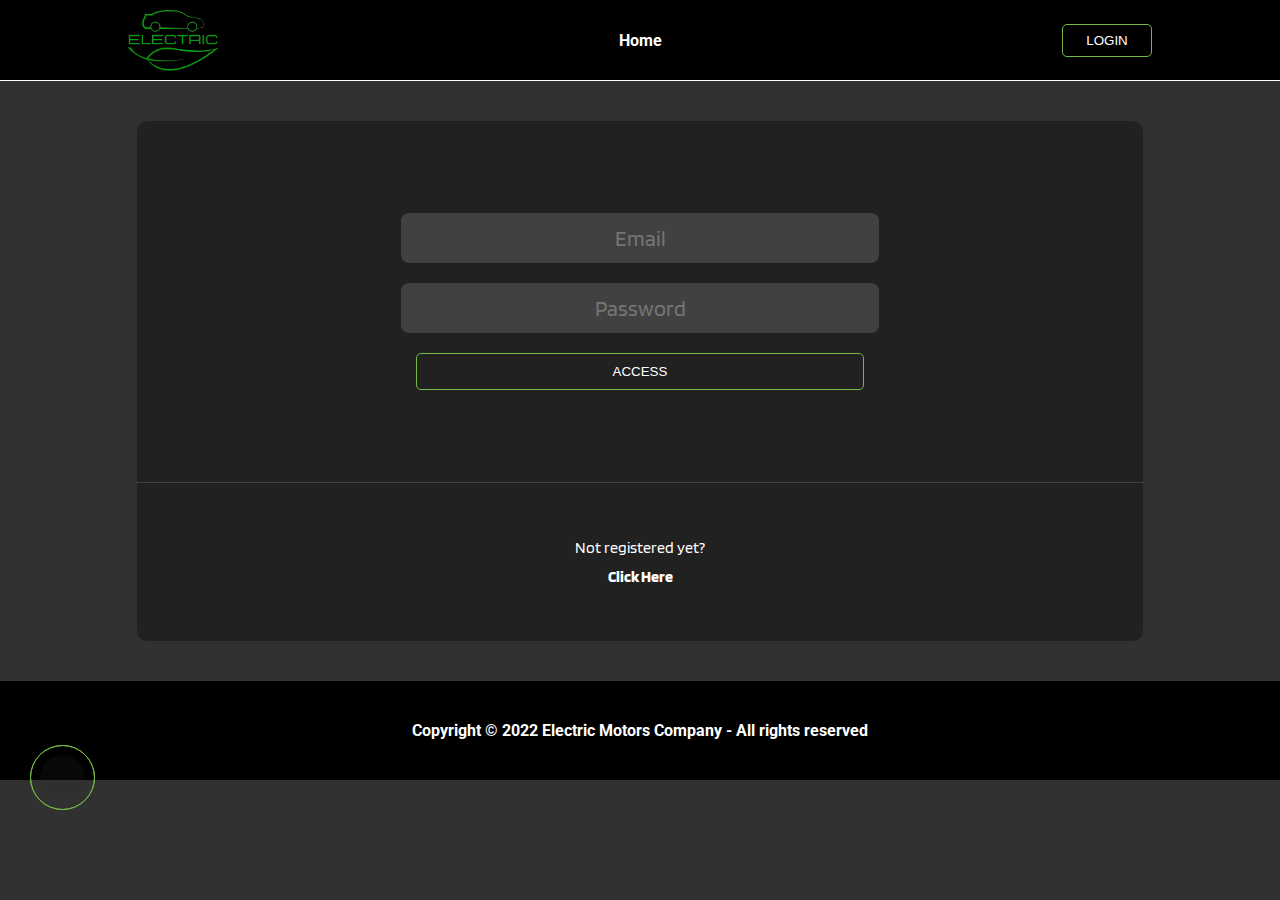
<file: HTML/login.html>
<!DOCTYPE html>
<html lang="en">

    <head>
        <meta charset="UTF-8">
        <meta http-equiv="X-UA-Compatible" content="IE=edge">
        <meta name="viewport" content="width=device-width, initial-scale=1.0">

        <!-- Font Family: Roboto, Michroma, Blinker -->
        <link rel="preconnect" href="https://fonts.googleapis.com">
        <link rel="preconnect" href="https://fonts.gstatic.com" crossorigin>
        <link href="https://fonts.googleapis.com/css2?family=Blinker:wght@200&family=Michroma&family=Roboto&display=swap" rel="stylesheet">        

        <!-- Icons -->
        <link href="https://fonts.googleapis.com/icon?family=Material+Icons+Outlined" rel="stylesheet">

        <title>Login</title>

        <link rel="stylesheet" href="../CSS/login.css"/>
    </head>

    <body>
        <!-- Menu -->
        <header>            
            <nav>
                <img id="logo1" src="../Images/logo.png"/>

                    <ul>
                        <li><a href="../index.html">Home</a></li>
                    </ul>  

                <button class="btnLogin"> LOGIN </button>
            </nav>           
        </header>

        <main>
            <section id="loginSection">
                <form method="get" action="#" id="loginContainer">
                    <input type="email" class="input" placeholder="Email">
                    <input type="password" class="input" placeholder="Password">

                    <input type="submit" value="ACCESS" id="btnAccess">
                </form>

                <div id="registeredContainer">
                    <p>Not registered yet?</p>
                    <span id="registeredClik"><a href="registered.html"> Click Here </a></span>
                </div>
            </section>
        
        </main>

        <!-- Whatsapp Button Pulse -->
        <a href="#whatsapp"> <span id="whatsappPulse" class="material-icons-outlined"> whatsapp </span> </a>
        
        <!-- Section Copyright -->
        <footer>
            <h4>Copyright © 2022 Electric Motors Company - All rights reserved</h4>
        </footer>        
    </body>

</html>
</file>
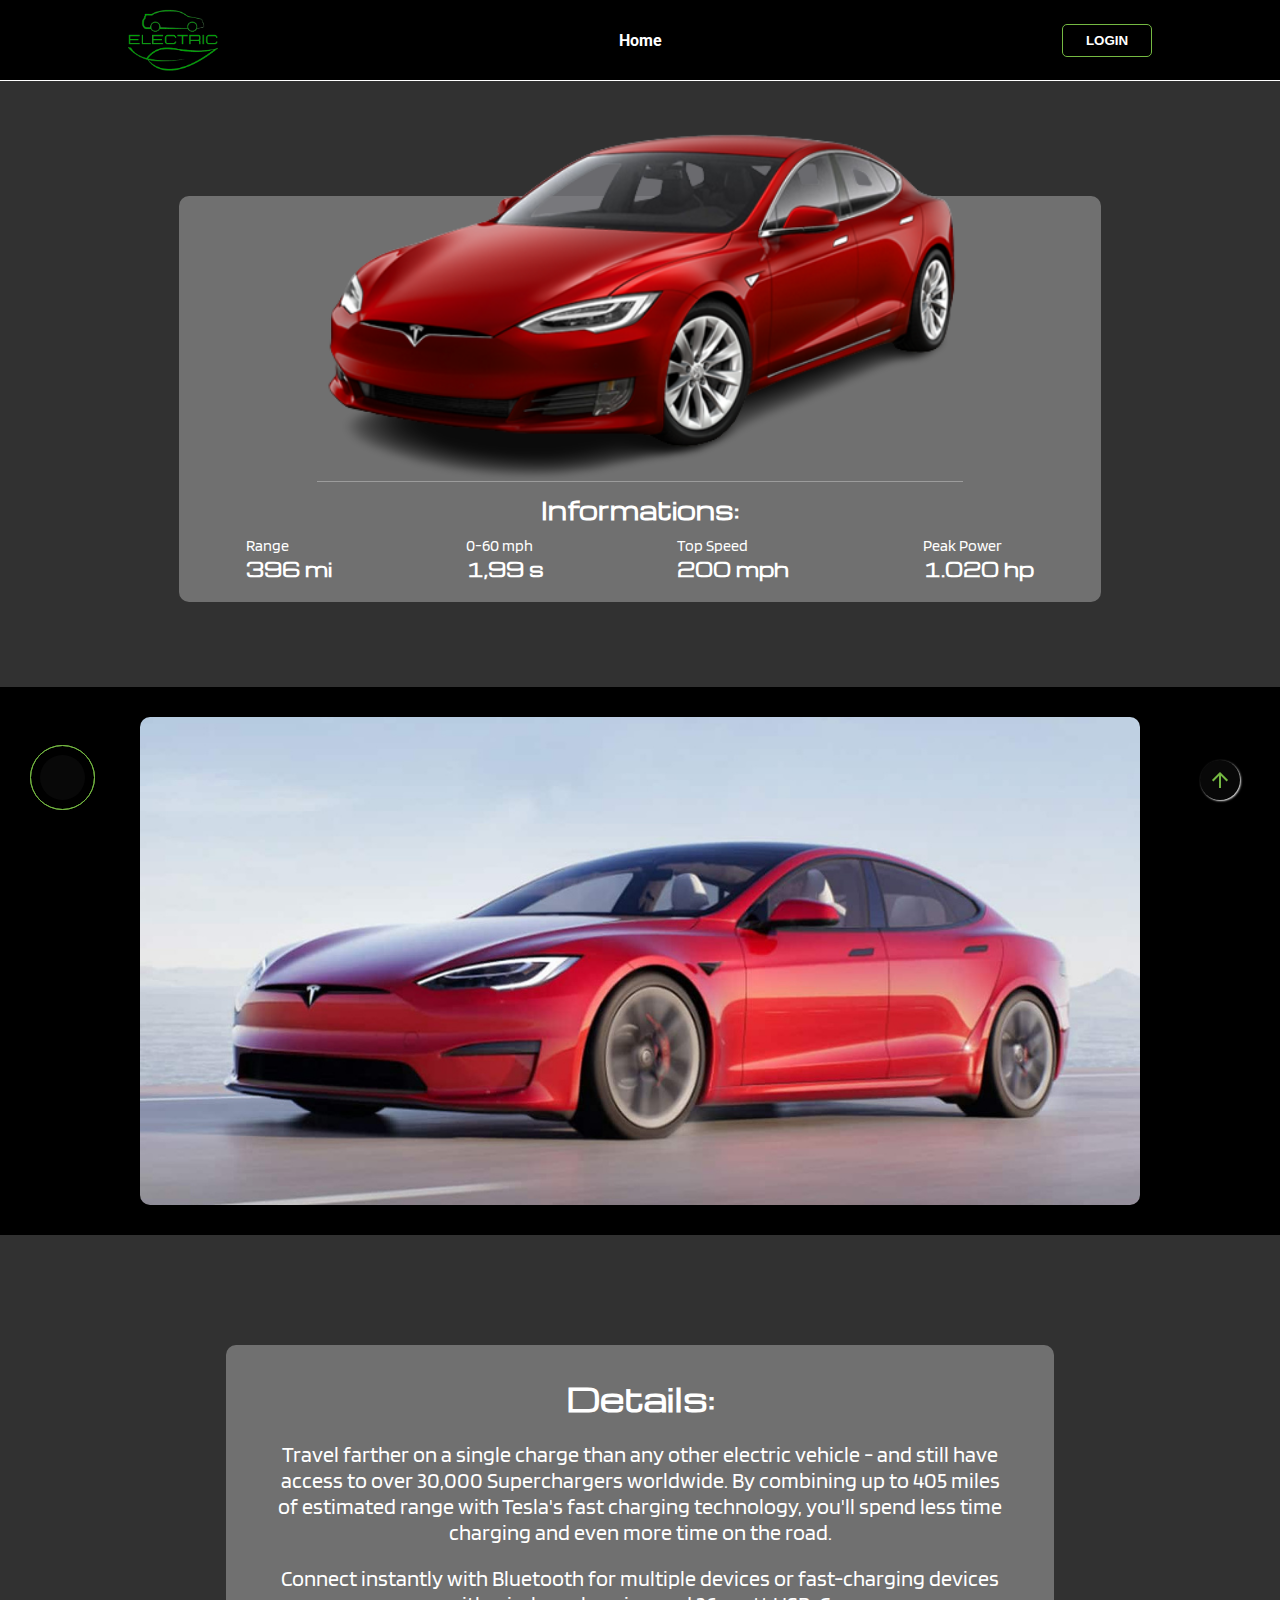
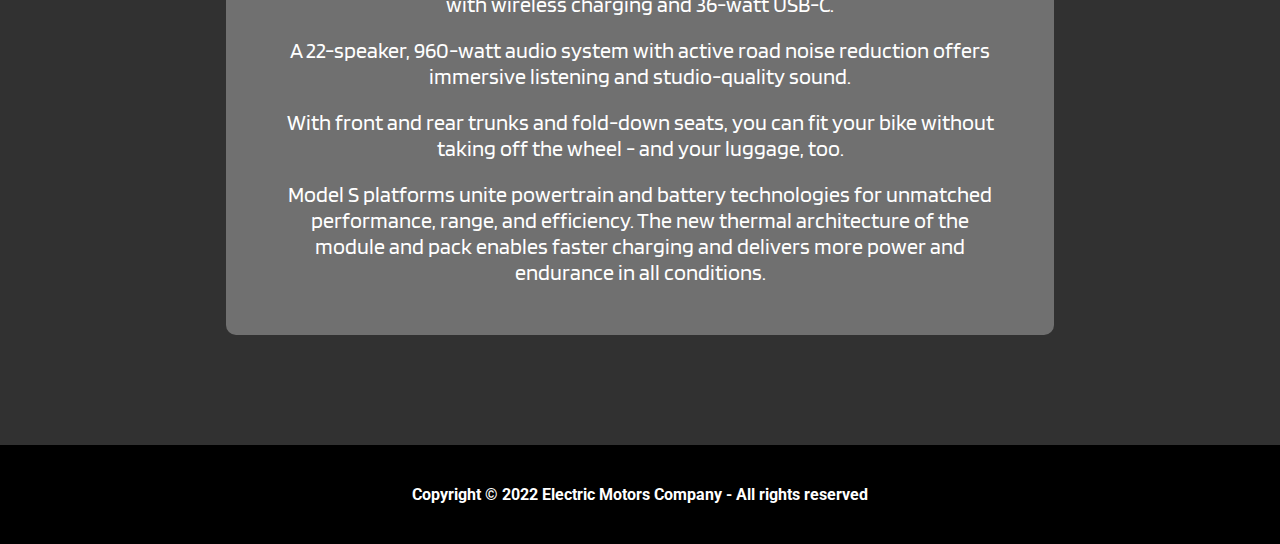
<file: HTML/pageTesla.html>
<!DOCTYPE html>
<html lang="en">
    <head>
        <meta charset="UTF-8">
        <meta http-equiv="X-UA-Compatible" content="IE=edge">
        <meta name="viewport" content="width=device-width, initial-scale=1.0">

        <!-- Font Family: Roboto, Michroma, Blinker -->
        <link rel="preconnect" href="https://fonts.googleapis.com">
        <link rel="preconnect" href="https://fonts.gstatic.com" crossorigin>
        <link href="https://fonts.googleapis.com/css2?family=Blinker:wght@200&family=Michroma&family=Roboto&display=swap" rel="stylesheet">          

        <!-- Icons -->
        <link href="https://fonts.googleapis.com/icon?family=Material+Icons+Outlined" rel="stylesheet">

        <title>Electric Car Rentals</title>

        <link rel="stylesheet" href="../CSS/pageTesla.css"/>
        
    </head>

    <body>
        <!-- Menu -->
        <header>            
            <nav>
                <img id="logo1" src="../Images/logo.png"/>

                    <ul>
                        <li><a href="../index.html">Home</a></li>
                    </ul> 

                <button class="btnLogin"> <a class="btnLoginLink" href="./login.html"> LOGIN </a></button>
            </nav>           
        </header>

        <main>
            <!-- Information Section  -->
            <section id="informationsSection">
                <div id="modelsContainer">

                    <div id="item">
                        <img id="informationImg" src="../Images/Tesla/tesla_s.png"/>
                        <h2 id="informationName"> Informations: </h2>
                        
                        <div id="numbersContainer">
                            <div class="numbers">
                                <p>Range</p>
                                <h3>396 mi</h3>
                            </div>

                            <div class="numbers">
                                <p>0-60 mph</p>
                                <h3>1,99 s</h3>
                             </div>

                            <div class="numbers">
                                <p>Top Speed</p>
                                <h3>200 mph</h3>
                             </div>

                             <div class="numbers">
                                <p>Peak Power</p>
                                <h3>1.020 hp</h3>
                            </div>
                         </div>                        
                    </div>  
                </div>
            </section>

            <!-- Slide Section  -->
            <section id="slideSection">
                <div id="slideContainer">

                    <div class="imageContainer">
                        <img class="slideImage" src="../Images/Tesla/img1.png">
                    </div> 

                    <div class="imageContainer">
                        <img class="slideImage" src="../Images/Tesla/img2.png">
                    </div> 

                    <div class="imageContainer">
                        <img class="slideImage" src="../Images/Tesla/img3.png">
                    </div> 

                    <div class="imageContainer">
                        <img class="slideImage" src="../Images/Tesla/img4.png">
                    </div> 

                    <div class="imageContainer">
                        <img class="slideImage" src="../Images/Tesla/img5.png">
                    </div> 
                     
                </div>                
            </section>            

            <!-- Details Section -->
            <section id="detailsSection">
                    <div id="detailsContainer">
                        <h1>Details:</h1>

                        <div>
                            <p class="detailsParagraph">
                                Travel farther on a single charge than any other electric vehicle - and still have access to over 30,000 Superchargers worldwide. By combining up to 405 miles of estimated range with Tesla's fast charging technology, you'll spend less time charging and even more time on the road.
                            </p>

                            <p class="detailsParagraph">                            
                                Connect instantly with Bluetooth for multiple devices or fast-charging devices with wireless charging and 36-watt USB-C. 
                            </p>

                            <p class="detailsParagraph">
                                A 22-speaker, 960-watt audio system with active road noise reduction offers immersive listening and studio-quality sound. 
                            </p>

                            <p class="detailsParagraph">
                                With front and rear trunks and fold-down seats, you can fit your bike without taking off the wheel - and your luggage, too. 
                            </p>
                            
                            <p class="detailsParagraph">
                                Model S platforms unite powertrain and battery technologies for unmatched performance, range, and efficiency. The new thermal architecture of the module and pack enables faster charging and delivers more power and endurance in all conditions.
                            </p>
                        </div>
                    </div>
            </section>
        </main>
    </body>

        <!-- Whatsapp Button Pulse -->
        <a href="#whatsapp"> <span id="whatsappPulse" class="material-icons-outlined"> whatsapp </span> </a>

        <!-- Section Copyright -->
    <footer>
        <h4>Copyright © 2022 Electric Motors Company - All rights reserved</h4>
    </footer>

        <!-- Up scroll button -->
        <a id="scrollTop" href="#">
            <span class="material-icons-outlined">arrow_upward</span>
        </a>
</file>
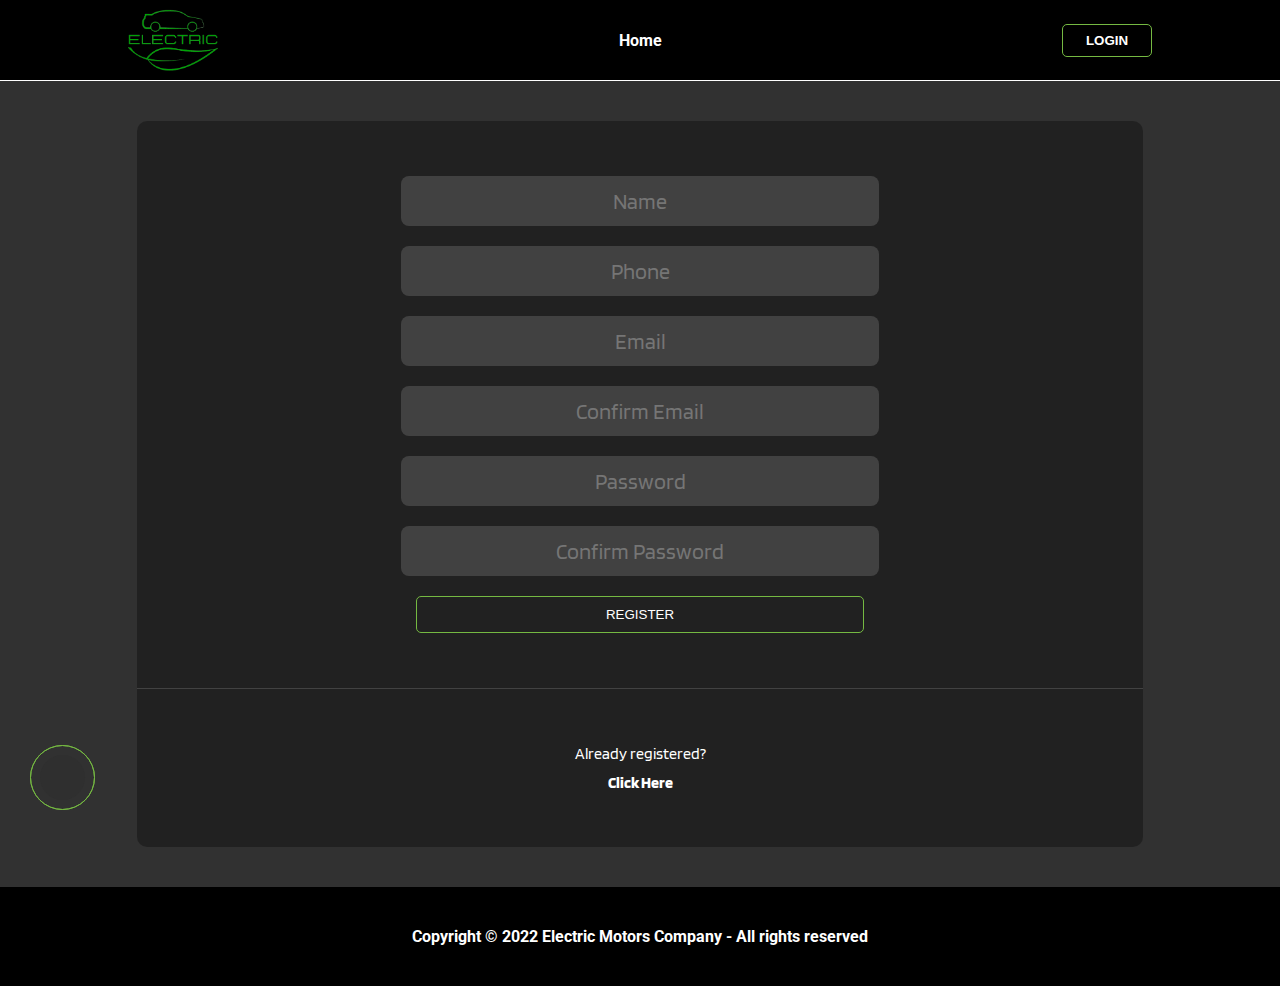
<file: HTML/registered.html>
<!DOCTYPE html>
<html lang="en">

    <head>
        <meta charset="UTF-8">
        <meta http-equiv="X-UA-Compatible" content="IE=edge">
        <meta name="viewport" content="width=device-width, initial-scale=1.0">

        <!-- Font Family: Roboto, Michroma, Blinker -->
        <link rel="preconnect" href="https://fonts.googleapis.com">
        <link rel="preconnect" href="https://fonts.gstatic.com" crossorigin>
        <link href="https://fonts.googleapis.com/css2?family=Blinker:wght@200&family=Michroma&family=Roboto&display=swap" rel="stylesheet">        

        <!-- Icons -->
        <link href="https://fonts.googleapis.com/icon?family=Material+Icons+Outlined" rel="stylesheet">

        <title>Login</title>

        <link rel="stylesheet" href="../CSS/registered.css"/>
    </head>

    <body>
        <!-- Menu -->
        <header>            
            <nav>
                <img id="logo1" src="../Images/logo.png"/>

                    <ul>
                        <li><a href="../index.html">Home</a></li>
                    </ul> 

                <button class="btnLogin"> <a class="btnLoginLink" href="./login.html"> LOGIN </a></button>
            </nav>           
        </header>

        <main>
            <section id="registerSection">
                <form method="get" action="#" id="registerContainer">
                    <input type="text" class="input" placeholder="Name">
                    <input type="tel" class="input" placeholder="Phone">

                    <input type="email" class="input" placeholder="Email">
                    <input type="email" class="input" placeholder="Confirm Email">

                    <input type="password" class="input" placeholder="Password">
                    <input type="password" class="input" placeholder="Confirm Password">

                    <input type="submit" value="REGISTER" id="btnAccess">
                </form>

                <div id="registeredContainer">
                    <p>Already registered?</p>

                    <span id="registeredClik"><a href="login.html"> Click Here </a></span>
                </div>
            </section>
        
        </main>

        <!-- Whatsapp Button Pulse -->
        <a href="#whatsapp"> <span id="whatsappPulse" class="material-icons-outlined"> whatsapp </span> </a>

        <!-- Section Copyright -->
        <footer>
            <h4>Copyright © 2022 Electric Motors Company - All rights reserved</h4>
        </footer>        
    </body>

</html>
</file>
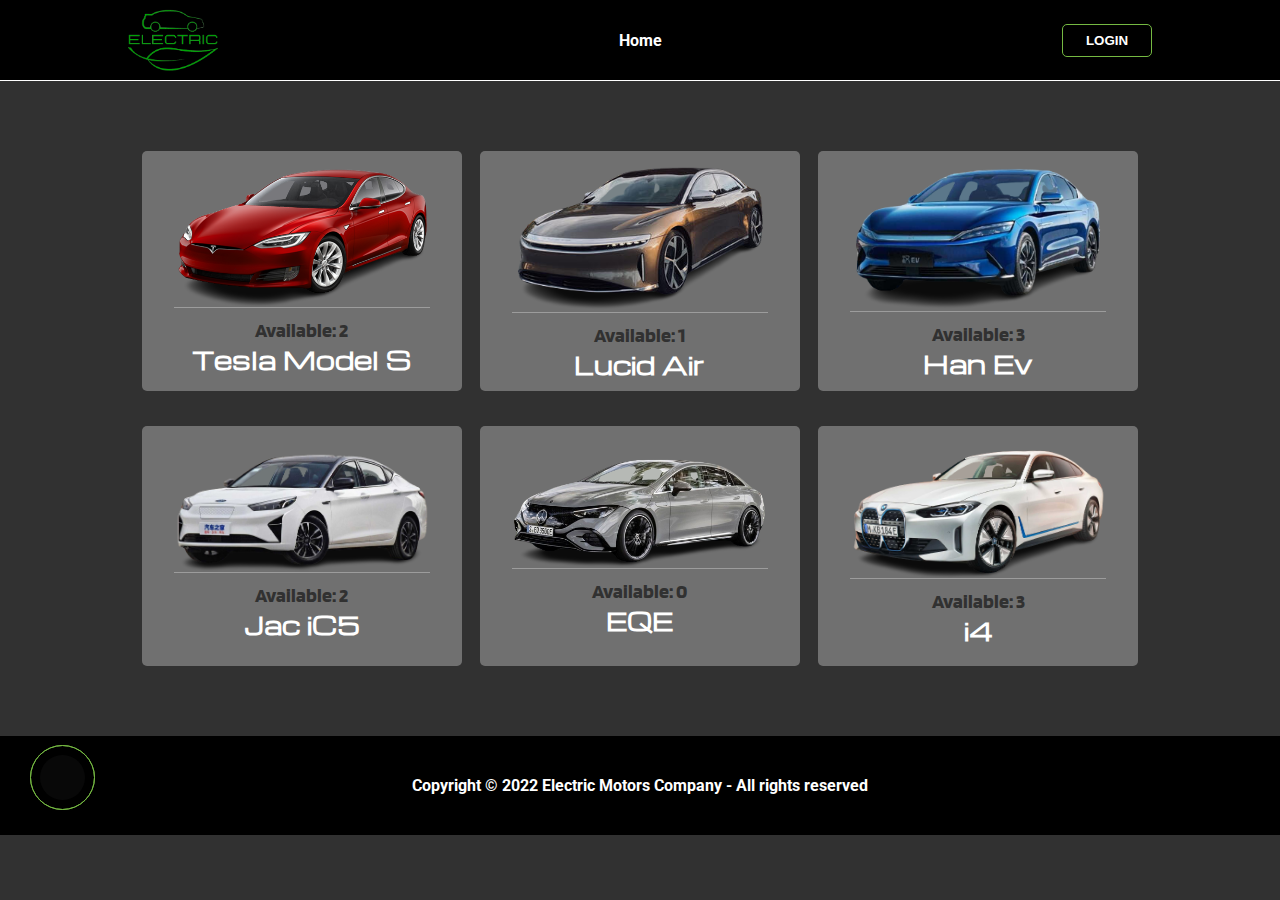
<file: HTML/sedan.html>
<!DOCTYPE html>
<html lang="en">
    <head>
        <meta charset="UTF-8">
        <meta http-equiv="X-UA-Compatible" content="IE=edge">
        <meta name="viewport" content="width=device-width, initial-scale=1.0">

        <!-- Font Family: Roboto, Michroma, Blinker -->
        <link rel="preconnect" href="https://fonts.googleapis.com">
        <link rel="preconnect" href="https://fonts.gstatic.com" crossorigin>
        <link href="https://fonts.googleapis.com/css2?family=Blinker:wght@200&family=Michroma&family=Roboto&display=swap" rel="stylesheet">        

        <!-- Icons -->
        <link href="https://fonts.googleapis.com/icon?family=Material+Icons+Outlined" rel="stylesheet">

        <title>Electric Car Rentals</title>

        <link rel="stylesheet" href="../CSS/sedan.css"/>        
    </head>

    <body>
        <!-- Menu -->
        <header>            
            <nav>
                <img id="logo1" src="../Images/logo.png"/>

                    <ul>
                        <li><a href="../index.html">Home</a></li>
                    </ul>   

                <button class="btnLogin"> <a class="btnLoginLink" href="./login.html"> LOGIN </a></button>
            </nav>           
        </header>

        <main>
            <!-- Models Section 1 -->
            <section id="modelsSection1">
                <div id="models1">

                    <div class="item">
                        <img class="modelsImg1" src="../Images/Tesla/tesla_s.png"/> 
                        <h5 id="available">Available: 2</h5> 
                        <h2 class="modelName1"> <a href="pageTesla.html"> Tesla Model S </a> </h2>
                    </div>

                    <div class="item">
                        <img class="modelsImg1" src="../Images/lucid_air.png"/> 
                        <h5 id="available">Available: 1</h5>
                        <h2 class="modelName1"> Lucid Air </h2>
                    </div>
                    
                    <div class="item">
                        <img class="modelsImg1" src="../Images/han.png"/> 
                        <h5 id="available">Available: 3</h5>
                        <h2 class="modelName1"> Han Ev </h2>
                    </div>
                    
                    <div class="item">
                        <img class="modelsImg1" src="../Images/ic5.png"/> 
                        <h5 id="available">Available: 2</h5>
                        <h2 class="modelName1"> Jac iC5 </h2>
                    </div>

                    <div class="item">
                        <img class="modelsImg1" src="../Images/eqe.png"/> 
                        <h5 id="available">Available: 0</h5>
                        <h2 class="modelName1"> EQE </h2>
                    </div>
                    
                    <div class="item">
                        <img class="modelsImg1" src="../Images/i4.png"/> 
                        <h5 id="available">Available: 3</h5>
                        <h2 class="modelName1"> i4 </h2>
                    </div>
                    
                </div>
            </section>
        </main>

        <!-- Whatsapp Button Pulse -->
        <a href="#whatsapp"> <span id="whatsappPulse" class="material-icons-outlined"> whatsapp </span> </a>

        <!-- Section Copyright -->
        <footer>
            <h4>Copyright © 2022 Electric Motors Company - All rights reserved</h4>
        </footer>
</file>
<file: CSS/login.css>
/* Smooth Scrolling */
html {
  scroll-behavior: smooth;
}

* {
  margin: 0;
  padding: 0;
}

body {
  background-color: #313131;
}

/* Hide Scrollbar */
::-webkit-scrollbar {
  width: 8px;
  height: 0;
}
::-webkit-scrollbar-track{
  background: black;
}
::-webkit-scrollbar-thumb{
  background: rgba(255, 255, 255, 0.582);
  border-radius: 15px;
}
::-webkit-scrollbar-thumb:hover{
  background: #57be08;
}

/* Menu */
header {
  width: 100%;
  background-color: black;
  font-family: "Roboto", sans-serif;
  align-items: center;
  position: sticky;
  top: 0;
  z-index: 1;
  border-bottom: 1px solid #fff;
}
#logo1 {
  width: 90px;
}
nav {
  max-width: 80%;
  height: 80px;
  margin: auto;
  display: flex;
  flex-direction: row;
  align-items: center;
  justify-content: space-between;
}
ul {
  display: flex;
  flex-direction: row;
}
li {
  list-style: none;
  padding: 10px;
}
a{  
  color: #fff;
  font-weight: bold;
  text-decoration: none;
}
a:hover{
  color: #75b942;
  transition-duration: 0.4s;
}
.btnLogin {
  color: #fff;
  width: 90px;
  background: transparent;
  border: 1px solid #75b942;
  border-radius: 5px;
  padding: 8px;
}
.btnLogin:hover {
  background-color: #75b94295;
  transition-duration: 0.4s;
}
.btnLoginLink{
  color: #fff;
}
.btnLoginLink:hover{
  color: #fff;
}

/* Section Login */
#loginSection {
  width: 100%;
  height: 600px;
  display: flex;
  flex-direction: column;
  align-items: center;
  justify-content: center;
}
#loginContainer {
  width: 70%;
  height: 50%;
  background-color: rgba(0, 0, 0, 0.31);
  display: flex;
  flex-direction: column;
  align-items: center;
  justify-content: center;
  border-radius: 10px 10px 0 0;
  margin-top: 40px;
  padding: 55px;
}
.input {
  width: 50%;
  height: 50px;
  background-color: rgba(255, 255, 255, 0.144);
  font-size: 22px;
  font-family: "Blinker";
  color: #fff;
  text-align: center;
  margin-bottom: 20px;
  padding-left: 15px;
  padding-right: 15px;
  border: none;
  border-radius: 8px;
  caret-color: #75b942;  
}
#btnAccess {
  width: 50%;
  color: #fff;
  background: transparent;
  border: 1px solid #75b942;
  border-radius: 5px;
  padding-top: 10px;
  padding-bottom: 10px;
}
#btnAccess:hover {
  background-color: #75b94295;
  transition-duration: 0.4s;
}
#registeredContainer{  
  width: 70%;
  height: 8%;
  color: #fff;
  font-family: "Blinker";
  background-color: rgba(0, 0, 0, 0.31);
  display: flex;
  flex-direction: column;
  align-items: center;
  justify-content: center;
  border-radius: 0 0 10px 10px;
  border-top: 1px solid rgba(255, 255, 255, 0.144);
  margin-bottom: 40px;
  padding: 55px;
}
#registeredClik{
  font-size: 16px;
  font-weight: bold;
  margin-top: 10px;
}

/* Whatsapp Button Pulse */
#whatsappPulse{
  width: 45px;
  height: 45px;
  color: #75b942;
  background-color: #29292933;
  font-size: 35px;
  position: fixed;
  display: flex;
  align-items: center;
  justify-content: center;
  bottom: 100px;
  left: 40px;
  border-radius: 50px;
}
#whatsappPulse:after, #whatsappPulse:before{
  content: '';
  position: absolute;
  left: -10px;
  right: -10px;
  top: -10px;
  bottom: -10px;
  border-radius: 50%;
  border: 1px solid;
  animation: whatsappPulse 1.5s linear infinite;
}
#whatsappPulse:after{
  animation-delay: .4s;
}

/* Section Copyright */
footer {
  color: #fff;
  font-family: "Roboto", sans-serif;
  background-color: black;
  display: flex;
  align-items: center;
  justify-content: center;
  padding: 40px;
}

/* Responsive */
@media only screen and (max-width: 699px) {    
  .input{
     width: 85%;
  }
  #btnAccess {
    width: 85%;
      
  }
  footer{
    font-size: 14px;
  }
}

@media only screen and (max-width: 767px) and (min-width: 700px) {
  .input{
    width: 80%;
  }
  #btnAccess {
    width: 80%;
      
  }
}
  

/* Animations

/* Button Whatsapp */
@keyframes whatsappPulse {
  0% {
    transform: scale(.5);
    opacity: 0;
  }
  50% {
    transform: scale(1);
    opacity: 1;
  }
  100% {
    transform: scale(1.4);
    opacity: 0;
  }
}
</file>
<file: CSS/pageTesla.css>
/* Smooth Scrolling */
html {
  scroll-behavior: smooth;
}
  
* {
  margin: 0;
  padding: 0;
}
  
body {
  background-color: #313131;
}
  
/* Hide Scrollbar */  
::-webkit-scrollbar {
  width: 8px;
  height: 0;
}
::-webkit-scrollbar-track{
  background: black;
}
::-webkit-scrollbar-thumb{
  background: rgba(255, 255, 255, 0.582);
  border-radius: 15px;
}
::-webkit-scrollbar-thumb:hover{
  background: #57be08;
}
  
/* Menu */  
header {
  width: 100%;
  background-color: black;
  font-family: "Roboto", sans-serif;
  align-items: center;
  position: sticky;
  top: 0;
  z-index: 1;
  border-bottom: 1px solid #fff;
}
#logo1 {
  width: 90px;
}
nav {
  max-width: 80%;
  height: 80px;
  margin: auto;
  display: flex;
  flex-direction: row;
  align-items: center;
  justify-content: space-between;
}
ul {
  display: flex;
  flex-direction: row;
}
li {
  list-style: none;
  padding: 10px;
}
a{  
  color: #fff;
  font-weight: bold;
  text-decoration: none;
}  
a:hover{
  color: #75b942;
  transition-duration: 0.4s;
}  
.btnLogin {
  color: #fff;
  width: 90px;
  background: transparent;
  border: 1px solid #75b942;
  border-radius: 5px;
  padding: 8px;
}
.btnLogin:hover {
  background-color: #75b94295;
  transition-duration: 0.4s;
}  
.btnLoginLink{
  color: #fff;
}  
.btnLoginLink:hover{
  color: #fff;
} 
/* Informations Section  */
#informationsSection {
  width: 100%;
  display: flex;
  flex-direction: column;
  align-items: center;
  padding-bottom: 50px;
}
#modelsContainer {
  width: 80%;
  height: 80%;
  display: flex;
  flex-direction: column;
  align-items: center;
  justify-content: center;
  padding: 20px;
  margin-top: 50px;
}
#item {
  width: 90%;
  background-color: rgba(255, 255, 255, 0.31);
  display: flex;
  flex-direction: column;
  align-items: center;
  justify-items: center;
  margin: 45px;
  margin-bottom: 15px;
  border-radius: 10px;
}  
#informationImg {
  width: 70%;
  border-bottom: 1px solid rgba(255, 255, 255, 0.31);
  margin-top: -70px;
}

/* Numbers Informations */
#informationName {
  color: #fff;
  font-family: "Michroma", sans-serif;
  margin-top: 10px;
}
#numbersContainer{
  width: 100%;
  display: flex;
  flex-direction: row;
  align-items: center;
  justify-content: space-around;
}
.numbers{
  color: #fff;
  display: flex;
  flex-direction: column;
  align-items: flex-start;
  padding: 10px;
  margin-bottom: 10px;
}
p{
  font-family: "Blinker", sans-serif;
}
h3{
  font-family: "Michroma", sans-serif;
}


/* Slide Image Section */
#slideSection{
  background-color: rgb(0, 0, 0);
  padding: 30px;
  margin-bottom: 70px;
  display: flex;
  flex-direction: column;
  align-items: center;
}
#slideContainer{
  width: 1000px;
  height: 488px;
  display: flex;
  flex-direction: row;
  overflow: hidden;
  margin: auto;
  border-radius: 10px;
}
.imageContainer{
  width: 5000px;
  height: 488px;
  margin: auto;
  position: relative;
  animation-name: slideImage;
  animation-duration: 33s;
  animation-iteration-count: infinite;
  animation-direction: normal;
  animation-play-state: running;
}  
.slideImage{
  width: 1000px;
  height: 488px;
  float: left;
}

/* Details Section */
#detailsSection{
  width: 100%;
  display: flex;
  align-items: center;
  justify-content: center;
  margin-bottom: 70px;
  padding-top: 40px;
  padding-bottom: 40px;
}

#detailsContainer{
  background-color: rgba(255, 255, 255, 0.31);
  width: 60%;
  color: #fff;
  display: flex;
  flex-direction: column;
  align-items: center;
  border-radius: 10px;
  padding: 30px;
}
h1{
  font-family: "Michroma", sans-serif;
}
.detailsParagraph{
  font-size: 22px;
  text-align: center;
  margin: 20px;
} 

/* Whatsapp Button Pulse */
#whatsappPulse{
  width: 45px;
  height: 45px;
  color: #75b942;
  background-color: #29292933;
  font-size: 35px;
  position: fixed;
  display: flex;
  align-items: center;
  justify-content: center;
  bottom: 100px;
  left: 40px;
  border-radius: 50px;
}
#whatsappPulse:after, #whatsappPulse:before{
  content: '';
  position: absolute;
  left: -10px;
  right: -10px;
  top: -10px;
  bottom: -10px;
  border-radius: 50%;
  border: 1px solid;
  animation: whatsappPulse 1.5s linear infinite;
}
#whatsappPulse:after{
  animation-delay: .4s;
}
  
/* Section Copyright */  
footer {
  color: #fff;
  font-family: "Roboto", sans-serif;
  background-color: black;
  display: flex;
  align-items: center;
  justify-content: center;
  padding: 40px;
}
  
/* Up scroll button */  
#scrollTop {
  color: #75b942;
  width: 40px;
  height: 40px;
  position: fixed;
  display: flex;
  align-items: center;
  justify-content: center;
  bottom: 100px;
  right: 40px;
  border-radius: 50px;
  background-color: #29292933;
  box-shadow: 1px 1px 2px #e6e6e6;
}

/* Responsive */
@media only screen and (max-width: 699px) {  
  h3{
    font-size: 12px;
  }
  #slideContainer{
    width: 400px;
    height: 935px;
    flex-direction: column;     
  }
  .imageContainer{
    animation: none;
    overflow: scroll;
  } 
  .slideImage{
    width: 400px;
    height: 187px;
  }
  footer{
    font-size: 14px;
  }
}

@media only screen and (max-width: 1100px) and (min-width: 700px) {
  #slideContainer{
    width: 800px;
    height: 1870px;
    flex-direction: column;     
  }
  .imageContainer{
    animation: none;
    overflow: scroll;
  } 
  .slideImage{
    width: 800px;
    height: 374px;
  }
}

/* Button Whatsapp */
@keyframes whatsappPulse {
  0% {
    transform: scale(.5);
    opacity: 0;
  }
  50% {
    transform: scale(1);
    opacity: 1;
  }
  100% {
    transform: scale(1.4);
    opacity: 0;
  }
}

/* Image Animation Slide */
@keyframes slideImage {
  0% { left: 0px; }
  10% { left: 0px; }
  20% { left: -1000px; }
  30% { left: -1000px; }
  40% { left: -2000px; }
  50% { left: -2000px; }
  60% { left: -3000px; }
  70% { left: -3000px; }
  80% { left: -4000px; }
  90% { left: -4000px; }
  100% { left: 0px; }
}
</file>
<file: CSS/registered.css>
/* Smooth Scrolling */
html {
    scroll-behavior: smooth;
}
  
* {
  margin: 0;
  padding: 0;
}
  
body {
  background-color: #313131;
}
  
/* Hide Scrollbar */  
::-webkit-scrollbar {
  width: 8px;
  height: 0;
}
::-webkit-scrollbar-track{
  background: black;
}
::-webkit-scrollbar-thumb{
  background: rgba(255, 255, 255, 0.582);
  border-radius: 15px;
}
  ::-webkit-scrollbar-thumb:hover{
   background: #57be08;
}
  
/* Menu */  
header {
  width: 100%;
  background-color: black;
  font-family: "Roboto", sans-serif;
  align-items: center;
  position: sticky;
  top: 0;
  z-index: 1;
  border-bottom: 1px solid #fff;
}
#logo1 {
  width: 90px;
}
nav {
  max-width: 80%;
  height: 80px;
  margin: auto;
  display: flex;
  flex-direction: row;
  align-items: center;
  justify-content: space-between;
}
ul {
  display: flex;
  flex-direction: row;
}
li {
  list-style: none;
  padding: 10px;
}
a{  
  color: #fff;
  font-weight: bold;
  text-decoration: none;
}  
a:hover{
  color: #75b942;
  transition-duration: 0.4s;
}  
.btnLogin {
  color: #fff;
  width: 90px;
  background: transparent;
  border: 1px solid #75b942;
  border-radius: 5px;
  padding: 8px;
}
.btnLogin:hover {
  background-color: #75b94295;
  transition-duration: 0.4s;
}  
.btnLoginLink{
  color: #fff;
}  
.btnLoginLink:hover{
  color: #fff;
} 
  
/* Section Register */  
#registerSection {
  width: 100%;
  display: flex;
  flex-direction: column;
  align-items: center;
  justify-content: center;
}
#registerContainer {
  width: 70%;
  height: 50%;
  background-color: rgba(0, 0, 0, 0.31);
  display: flex;
  flex-direction: column;
  align-items: center;
  justify-content: center;
  border-radius: 10px 10px 0 0;
  margin-top: 40px;
  padding: 55px;
}  
.input {
  width: 50%;
  height: 50px;
  background-color: rgba(255, 255, 255, 0.144);
  font-size: 22px;
  font-family: "Blinker";
  color: #fff;
  margin-bottom: 20px;
  padding-left: 15px;
  padding-right: 15px;
  border: none;
  border-radius: 8px;
  caret-color: #75b942;
  text-align: center;
}  
#btnAccess {
  width: 50%;
  color: #fff;
  background: transparent;
  border: 1px solid #75b942;
  border-radius: 5px;
  padding-top: 10px;
  padding-bottom: 10px;
}
#btnAccess:hover {
  background-color: #75b94295;
  transition-duration: 0.4s;
}  
#registeredContainer{  
  width: 70%;
  height: 8%;
  color: #fff;
  font-family: "Blinker";
  background-color: rgba(0, 0, 0, 0.31);
  display: flex;
  flex-direction: column;
  align-items: center;
  justify-content: center;
  border-radius: 0 0 10px 10px;
  border-top: 1px solid rgba(255, 255, 255, 0.144);
  margin-bottom: 40px;
  padding: 55px;
}  
#registeredClik{
  font-size: 16px;
  font-weight: bold;
  margin-top: 10px;
}
  
  /* Whatsapp Button Pulse */  
#whatsappPulse{
  width: 45px;
  height: 45px;
  color: #75b942;
  background-color: #29292933;
  font-size: 35px;
  position: fixed;
  display: flex;
  align-items: center;
  justify-content: center;
  bottom: 100px;
  left: 40px;
  border-radius: 50px;
}
#whatsappPulse:after, #whatsappPulse:before{
  content: '';
  position: absolute;
  left: -10px;
  right: -10px;
  top: -10px;
  bottom: -10px;
  border-radius: 50%;
  border: 1px solid;
  animation: whatsappPulse 1.5s linear infinite;
}
#whatsappPulse:after{
  animation-delay: .4s;
}
  
/* Section Copyright */  
footer {
  color: #fff;
  font-family: "Roboto", sans-serif;
  background-color: black;
  display: flex;
  align-items: center;
  justify-content: center;
  padding: 40px;
}

  /* Responsive */
@media only screen and (max-width: 699px) {    
  .input{
    width: 85%;
  }
  #btnAccess {
    width: 85%;      
  }
  footer{
    font-size: 14px;
  }
}

@media only screen and (max-width: 767px) and (min-width: 700px) {
  .input{
    width: 80%;
  }
  #btnAccess {
    width: 80%;      
  }
}
  
  
  /* Animations
  
  /* Button Whatsapp */  
@keyframes whatsappPulse {
  0% {
    transform: scale(.5);
    opacity: 0;
  }
  50% {
    transform: scale(1);
    opacity: 1;
  }
  100% {
    transform: scale(1.4);
    opacity: 0;
  }
}
</file>
<file: CSS/sedan.css>
/* Smooth Scrolling */
html {
  scroll-behavior: smooth;
}
  
* {
  margin: 0;
  padding: 0;
}

body {
  background-color: #313131;
}
  
/* Hide Scrollbar */  
::-webkit-scrollbar {
  width: 8px;
  height: 0;
}
::-webkit-scrollbar-track{
  background: black;
}
::-webkit-scrollbar-thumb{
  background: rgba(255, 255, 255, 0.582);
  border-radius: 15px;
}
::-webkit-scrollbar-thumb:hover{
  background: #57be08;
}
  
/* Menu */  
header {
  width: 100%;
  background-color: black;
  font-family: "Roboto", sans-serif;
  align-items: center;
  position: sticky;
  top: 0;
  z-index: 1;
  border-bottom: 1px solid #fff;
}
#logo1 {
  width: 90px;
}
nav {
  max-width: 80%;
  height: 80px;
  margin: auto;
  display: flex;
  flex-direction: row;
  align-items: center;
  justify-content: space-between;
}
ul {
  display: flex;
  flex-direction: row;
}
li {
  list-style: none;
  padding: 10px;
}
a {  
  color: #fff;
  font-weight: bold;
  text-decoration: none;
}  
a:hover{
  color: #75b942;
  transition-duration: 0.4s;
}  
.btnLogin {
  color: #fff;
  width: 90px;
  background: transparent;
  border: 1px solid #75b942;
  border-radius: 5px;
  padding: 8px;
}
.btnLogin:hover {
  background-color: #75b94295;
  transition-duration: 0.4s;
}  
.btnLoginLink{
  color: #fff;
}  
.btnLoginLink:hover{
  color: #fff;
}

/* Models Section 1 */
#modelsSection1 {
  max-width: 100%;
  margin-top: 60px;
  margin-bottom: 60px;
}
#models1 {
  width: 1000px;
  margin: auto;
  display: grid;
  grid-template: auto auto / auto auto auto;
  grid-gap: 15px;
  justify-content: space-around;
}
.item {
  width: 320px;
  height: 240px;
  background-color: rgba(255, 255, 255, 0.31);
  display: flex;
  flex-direction: column;
  align-items: center;
  justify-content: center;
  margin-top: 10px;
  margin-bottom: 10px;
  border-radius: 5px;
}
.modelsImg1 {
  width: 80%;
  border-bottom: 1px solid rgba(255, 255, 255, 0.31);
}
#available{
  font-size: 20px;
  font-family: "Blinker";
  font-weight: bold;
  color: #313131;
  margin-top: 10px;
}
.modelName1 {
  font-size: 24px;
  font-family: "Michroma", sans-serif;
  color: #fff;
}

/* Whatsapp Button Pulse */
#whatsappPulse{
  width: 45px;
  height: 45px;
  color: #75b942;
  background-color: #29292933;
  font-size: 35px;
  position: fixed;
  display: flex;
  align-items: center;
  justify-content: center;
  bottom: 100px;
  left: 40px;
  border-radius: 50px;
}
#whatsappPulse:after, #whatsappPulse:before{
  content: '';
  position: absolute;
  left: -10px;
  right: -10px;
  top: -10px;
  bottom: -10px;
  border-radius: 50%;
  border: 1px solid;
  animation: whatsappPulse 1.5s linear infinite;
}
#whatsappPulse:after{
  animation-delay: .4s;
}

/* Section Copyright */
footer {
  color: #fff;
  font-family: "Roboto", sans-serif;
  background-color: black;
  display: flex;
  align-items: center;
  justify-content: center;
  padding: 40px;
}
  
/* Responsive */
@media only screen and (max-width: 699px) {  
  #models1 {
    width: 90%;
    grid-template: auto auto auto auto auto auto / auto;
  }
  footer{
    font-size: 14px;
  }
}
  
@media only screen and (max-width: 767px) and (min-width: 700px) {    
  #models1 {
    width: 90%;
    grid-template: auto auto auto / auto auto;
  }  
}
  
@media only screen and (max-width: 1023px) and (min-width: 768px) {
  #models1 {
    width: 90%;
    grid-template: auto auto auto / auto auto;
    justify-content: space-around;
  }
}

  
/* Animations

/* Banner Change */
@keyframes  changeText{
  from{ left: -30%; }
  to{ left: 10%; }
} 
  
@keyframes chageImg {
  from { right: -30%; }
  to { right: 0%; }
}
  
  /* Button Whatsapp */
@keyframes whatsappPulse {
  0% {
    transform: scale(.5);
    opacity: 0;
  }
  50% {
    transform: scale(1);
    opacity: 1;
  }
  100% {
    transform: scale(1.4);
    opacity: 0;
  }
}
</file>
